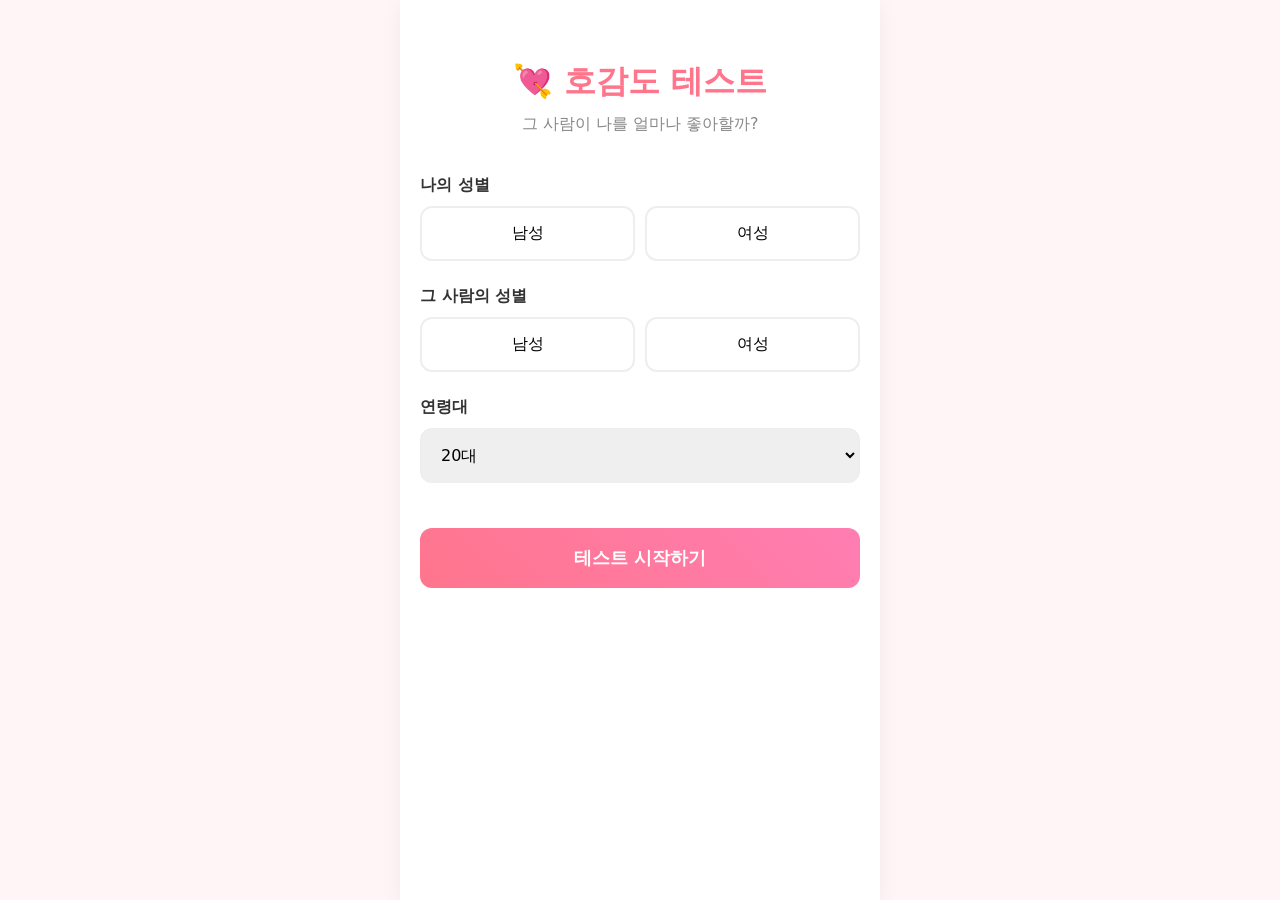
<file: index.html>
<!DOCTYPE html>
<html lang="ko">
<head>
    <meta charset="UTF-8">
    <meta name="viewport" content="width=device-width, initial-scale=1.0">
    <title>연애 호감도 테스트</title>
    <link rel="stylesheet" href="style.css">
</head>
<body>
    <div class="container">
        <!-- Landing Page -->
        <div id="landing-page" class="page active">
            <header>
                <h1>💘 호감도 테스트</h1>
                <p>그 사람이 나를 얼마나 좋아할까?</p>
            </header>
            <div class="content">
                <div class="input-group">
                    <label>나의 성별</label>
                    <div class="radio-group">
                        <button type="button" class="option-btn" data-type="myGender" data-value="male">남성</button>
                        <button type="button" class="option-btn" data-type="myGender" data-value="female">여성</button>
                    </div>
                </div>
                <div class="input-group">
                    <label>그 사람의 성별</label>
                    <div class="radio-group">
                        <button type="button" class="option-btn" data-type="targetGender" data-value="male">남성</button>
                        <button type="button" class="option-btn" data-type="targetGender" data-value="female">여성</button>
                    </div>
                </div>
                <div class="input-group">
                    <label>연령대</label>
                    <select id="age-range" class="select-box">
                        <option value="10s">10대</option>
                        <option value="20s" selected>20대</option>
                        <option value="30s">30대</option>
                        <option value="40s">40대</option>
                        <option value="50s+">50대 이상</option>
                    </select>
                </div>
                <button id="start-btn" class="main-btn">테스트 시작하기</button>
            </div>
        </div>

        <!-- Quiz Page -->
        <div id="quiz-page" class="page">
            <div class="progress-bar">
                <div id="progress" class="progress"></div>
            </div>
            <div id="quiz-container">
                <!-- Questions will be injected here -->
            </div>
            <div class="nav-btns">
                <button id="next-btn" class="main-btn" disabled>다음 (1/4)</button>
            </div>
        </div>

        <!-- Loading Page -->
        <div id="loading-page" class="page">
            <div class="ad-slot top">광고 영역 (상단)</div>
            <div class="loading-content">
                <div class="heart-loader" aria-hidden="true"><span>♥</span></div>
                <p>그 사람의 마음을 <br>분석하고 있습니다...</p>
            </div>
            <div class="ad-slot bottom">광고 영역 (하단)</div>
        </div>

        <!-- Result Page -->
        <div id="result-page" class="page">
            <div class="ad-slot top">광고 영역 (상단)</div>
            <div class="result-card">
                <div class="polaroid-frame">
                    <div id="result-scene" class="result-scene">
                        <!-- Characters and icons will be injected here -->
                    </div>
                </div>
                <div class="result-footer">
                    <h2 id="result-title">결과 타이틀</h2>
                    <div id="result-level" class="level-badge">Lv. 7</div>
                    <p id="result-desc">결과 설명이 들어가는 자리입니다.</p>
                    <div id="vibe-tip" class="vibe-tip">
                        <strong>💌 오늘의 한마디</strong>
                        <span id="vibe-tip-text">상대방도 당신을 생각하고 있을 거예요.</span>
                    </div>
                </div>
                <div class="score-box">
                    <span>호감 점수: </span>
                    <strong id="result-score">0</strong>점
                </div>
            </div>
            <div class="action-btns">
                <button id="restart-btn" class="main-btn secondary">다시 테스트하기</button>
                <button id="share-btn" class="main-btn">결과 공유하기</button>
            </div>
            <button id="go-to-start-btn" class="main-btn" style="display: none; margin-top: 10px;">나도 테스트하러 가기 💘</button>
            <div class="ad-slot bottom">광고 영역 (최하단 추가)</div>
            <div class="ad-slot bottom">광고 영역 (하단)</div>
        </div>
    </div>
    <script src="main.js"></script>
</body>
</html>
</file>
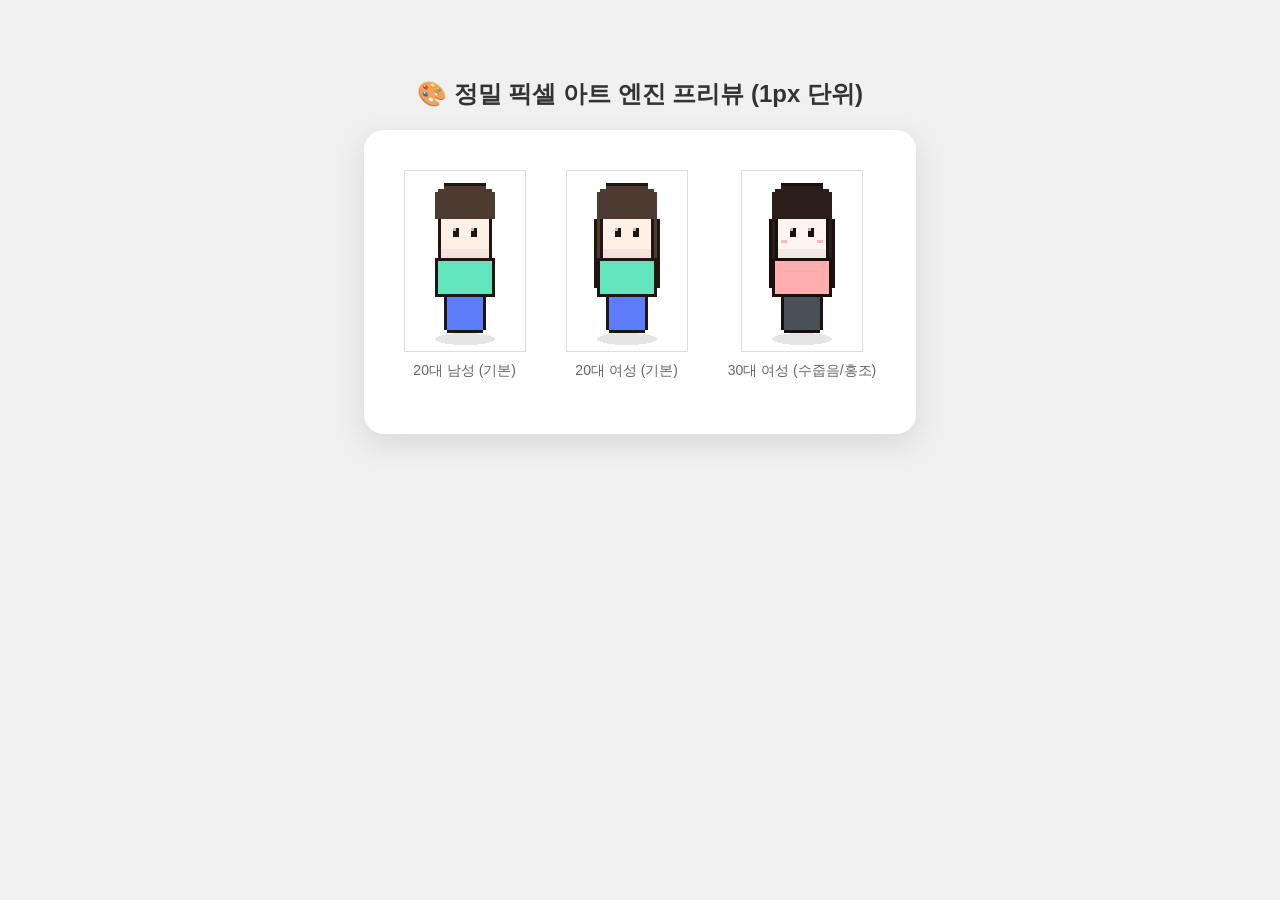
<file: preview.html>
<!DOCTYPE html>
<html lang="ko">
<head>
    <meta charset="UTF-8">
    <title>픽셀 아트 캐릭터 프리뷰</title>
    <style>
        body { background: #f0f0f0; display: flex; flex-direction: column; align-items: center; padding: 50px; font-family: sans-serif; }
        .preview-container { display: flex; gap: 40px; background: white; padding: 40px; border-radius: 20px; box-shadow: 0 10px 30px rgba(0,0,0,0.1); }
        .character-box { display: flex; flex-direction: column; align-items: center; }
        .svg-wrap { width: 120px; height: 180px; image-rendering: pixelated; border: 1px solid #ddd; }
        h2 { margin-bottom: 20px; color: #333; }
        p { margin-top: 10px; color: #666; font-size: 14px; }
    </style>
</head>
<body>
    <h2>🎨 정밀 픽셀 아트 엔진 프리뷰 (1px 단위)</h2>
    <div class="preview-container">
        <div class="character-box">
            <div class="svg-wrap" id="char-1"></div>
            <p>20대 남성 (기본)</p>
        </div>
        <div class="character-box">
            <div class="svg-wrap" id="char-2"></div>
            <p>20대 여성 (기본)</p>
        </div>
        <div class="character-box">
            <div class="svg-wrap" id="char-3"></div>
            <p>30대 여성 (수줍음/홍조)</p>
        </div>
    </div>

    <script>
        function getPalette(age, gender) {
            const palettes = {
                "20s": { hair: "#4d3a31", top: "#63e6be", bottom: "#5c7cfa", skin: "#fff0e6", outline: "#1f1512" },
                "30s": { hair: "#2b1d18", top: "#ffadad", bottom: "#495057", skin: "#fff5f0", outline: "#1a110e" }
            };
            return palettes[age];
        }

        function generateSVG(gender, age, level) {
            const colors = getPalette(age, gender);
            const outline = colors.outline;
            const hair = colors.hair;
            const skin = colors.skin;
            const top = colors.top;
            const bottom = colors.bottom;

            return `
            <svg viewBox="0 0 40 60" xmlns="http://www.w3.org/2000/svg" shape-rendering="crispEdges">
                <ellipse cx="20" cy="56" rx="10" ry="2" fill="rgba(0,0,0,0.1)"/>
                <g>
                    <!-- 머리카락 뒤쪽 -->
                    ${gender === 'female' ? `<rect x="10" y="16" width="20" height="24" fill="${hair}"/><rect x="9" y="16" width="1" height="23" fill="${outline}"/><rect x="30" y="16" width="1" height="23" fill="${outline}"/>` : ''}
                    
                    <!-- 몸체 -->
                    <rect x="14" y="40" width="12" height="14" fill="${bottom}"/>
                    <rect x="13" y="40" width="1" height="13" fill="${outline}"/><rect x="26" y="40" width="1" height="13" fill="${outline}"/><rect x="14" y="53" width="12" height="1" fill="${outline}"/>
                    
                    <rect x="11" y="28" width="18" height="14" fill="${top}"/>
                    <rect x="11" y="28" width="18" height="2" fill="white" opacity="0.15"/>
                    <rect x="10" y="29" width="1" height="13" fill="${outline}"/><rect x="29" y="29" width="1" height="13" fill="${outline}"/><rect x="11" y="41" width="18" height="1" fill="${outline}"/>

                    <!-- 얼굴 -->
                    <rect x="12" y="10" width="16" height="20" fill="${skin}"/>
                    <rect x="12" y="26" width="16" height="4" fill="black" opacity="0.05"/>
                    <rect x="11" y="12" width="1" height="18" fill="${outline}"/><rect x="28" y="12" width="1" height="18" fill="${outline}"/><rect x="12" y="29" width="16" height="1" fill="${outline}"/>

                    <!-- 눈동자 (광택 포함) -->
                    <rect x="16" y="19" width="2" height="3" fill="${outline}"/>
                    <rect x="16" y="19" width="1" height="1" fill="white" opacity="0.7"/>
                    <rect x="22" y="19" width="2" height="3" fill="${outline}"/>
                    <rect x="22" y="19" width="1" height="1" fill="white" opacity="0.7"/>

                    <!-- 머리카락 앞쪽 -->
                    <rect x="10" y="7" width="20" height="9" fill="${hair}"/>
                    <rect x="11" y="6" width="18" height="1" fill="${hair}"/><rect x="13" y="5" width="14" height="1" fill="${hair}"/>
                    <rect x="13" y="4" width="14" height="1" fill="${outline}"/>
                    <rect x="10" y="10" width="2" height="6" fill="${hair}"/>
                    <rect x="28" y="10" width="2" height="6" fill="${hair}"/>
                    
                    <!-- 홍조 -->
                    ${level >= 5 ? `<rect x="13" y="23" width="2" height="1" fill="#ffb6c1"/><rect x="25" y="23" width="2" height="1" fill="#ffb6c1"/>` : ''}
                </g>
            </svg>`;
        }

        document.getElementById('char-1').innerHTML = generateSVG('male', '20s', 0);
        document.getElementById('char-2').innerHTML = generateSVG('female', '20s', 0);
        document.getElementById('char-3').innerHTML = generateSVG('female', '30s', 5);
    </script>
</body>
</html>
</file>
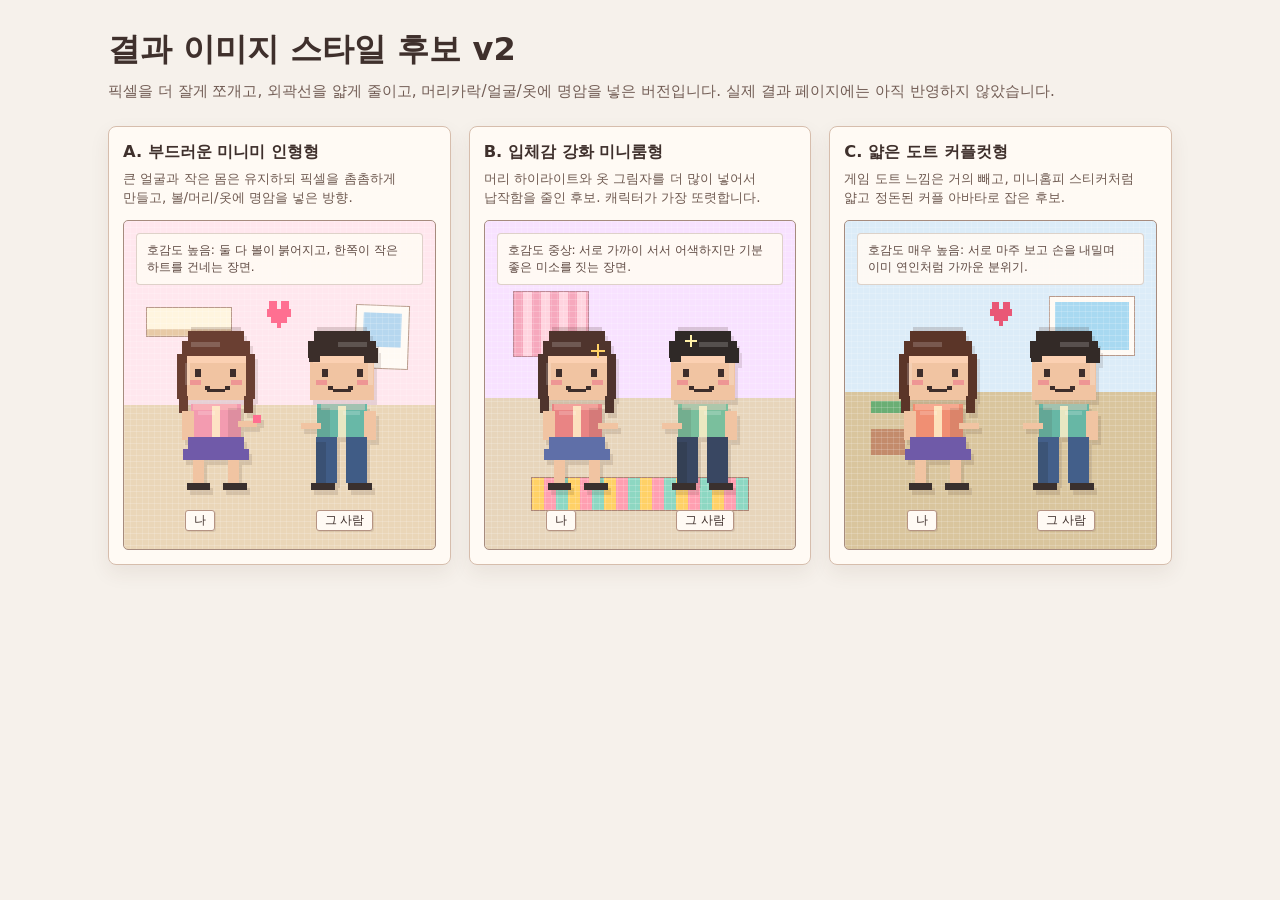
<file: previews/result-character-style-candidates-v2.html>
<!DOCTYPE html>
<html lang="ko">
<head>
    <meta charset="UTF-8">
    <meta name="viewport" content="width=device-width, initial-scale=1.0">
    <title>결과 이미지 스타일 후보 v2</title>
    <style>
        * { box-sizing: border-box; }
        body {
            margin: 0;
            background: #f6f1eb;
            color: #3f302c;
            font-family: Pretendard, -apple-system, BlinkMacSystemFont, system-ui, sans-serif;
        }
        main { width: min(1100px, 100%); margin: 0 auto; padding: 28px 18px 42px; }
        h1 { margin: 0 0 8px; font-size: clamp(1.35rem, 3vw, 2rem); letter-spacing: 0; }
        .intro { margin: 0 0 22px; color: #725d55; line-height: 1.55; font-size: .95rem; }
        .grid { display: grid; grid-template-columns: repeat(3, minmax(0, 1fr)); gap: 18px; }
        .card { background: #fffaf4; border: 1px solid #d6bdac; border-radius: 8px; padding: 14px; box-shadow: 0 8px 20px rgba(82,55,42,.08); }
        .card h2 { margin: 0 0 6px; font-size: 1.02rem; }
        .card p { margin: 0 0 12px; color: #6f5a51; font-size: .84rem; line-height: 1.45; word-break: keep-all; }
        .scene {
            position: relative;
            height: 330px;
            overflow: hidden;
            border: 1px solid #a68b7e;
            border-radius: 5px;
            background: linear-gradient(#ffe7ee 0 56%, #ead6b8 56%);
            image-rendering: pixelated;
        }
        .scene::after {
            content: '';
            position: absolute;
            inset: 0;
            pointer-events: none;
            background-image:
                linear-gradient(rgba(255,255,255,.18) 1px, transparent 1px),
                linear-gradient(90deg, rgba(255,255,255,.14) 1px, transparent 1px);
            background-size: 6px 6px;
        }
        .note {
            position: absolute;
            left: 12px;
            right: 12px;
            top: 12px;
            z-index: 4;
            background: rgba(255,250,244,.94);
            border: 1px solid rgba(137,106,91,.28);
            border-radius: 4px;
            padding: 8px 10px;
            color: #5e4942;
            font-size: .76rem;
            line-height: 1.4;
            word-break: keep-all;
        }
        .miniroom .shelf { position: absolute; left: 22px; top: 86px; width: 86px; height: 30px; border: 1px solid #b99a8b; background: #fff5df; box-shadow: inset 0 -7px #e8caa6; }
        .miniroom .photo { position: absolute; right: 26px; top: 84px; width: 54px; height: 64px; background: #fffaf4; border: 1px solid #b99a8b; transform: rotate(2deg); }
        .miniroom .photo::after { content: ''; position: absolute; left: 7px; right: 7px; top: 7px; height: 34px; background: #b6d7ef; }
        .room2 { background: linear-gradient(#f8e2ff 0 54%, #e7d5bb 54%); }
        .room2 .curtain { position: absolute; left: 28px; top: 70px; width: 76px; height: 66px; background: repeating-linear-gradient(90deg,#f6a8bd 0 9px,#ffd4df 9px 18px); border: 1px solid #bd8a97; }
        .room2 .rug { position: absolute; left: 50%; bottom: 38px; width: 218px; height: 34px; transform: translateX(-50%); background: repeating-linear-gradient(90deg,#ffd166 0 12px,#ff9fb1 12px 24px,#8dd7c2 24px 36px); border: 1px solid #ac8575; }
        .room3 { background: linear-gradient(#dcecf8 0 52%, #d9c59d 52%); }
        .room3 .window { position: absolute; right: 22px; top: 76px; width: 84px; height: 58px; background: #a8d9f1; border: 5px solid #fffaf4; box-shadow: 0 0 0 1px #b99a8b; }
        .room3 .plant { position: absolute; left: 26px; bottom: 94px; width: 34px; height: 54px; background: linear-gradient(#6bae74 0 42%, transparent 42%); border-bottom: 26px solid #c38b6b; }
        .sprite {
            position: absolute;
            bottom: 44px;
            width: 118px;
            height: 198px;
            z-index: 2;
            filter: drop-shadow(3px 5px 0 rgba(71,49,42,.13));
        }
        .sprite.left { left: calc(50% - 122px); }
        .sprite.right { right: calc(50% - 122px); }
        .sprite svg { width: 100%; height: 100%; display: block; }
        .name {
            position: absolute;
            bottom: 18px;
            z-index: 5;
            background: #fffaf4;
            border: 1px solid #b59383;
            border-radius: 3px;
            padding: 2px 8px;
            font-size: .72rem;
            box-shadow: 1px 1px 0 rgba(71,49,42,.1);
        }
        .name.left { left: calc(50% - 94px); }
        .name.right { right: calc(50% - 94px); }
        .heart {
            position: absolute;
            left: 50%; top: 72px;
            width: 36px; height: 36px;
            transform: translateX(-50%);
            z-index: 3;
        }
        .sparkle { position: absolute; z-index: 3; width: 16px; height: 16px; }
        .sparkle.one { left: 34%; top: 122px; }
        .sparkle.two { right: 31%; top: 112px; }
        @media (max-width: 900px) { .grid { grid-template-columns: 1fr; } .scene { height: 320px; } }
    </style>
</head>
<body>
<main>
    <h1>결과 이미지 스타일 후보 v2</h1>
    <p class="intro">픽셀을 더 잘게 쪼개고, 외곽선을 얇게 줄이고, 머리카락/얼굴/옷에 명암을 넣은 버전입니다. 실제 결과 페이지에는 아직 반영하지 않았습니다.</p>
    <section class="grid">
        <article class="card">
            <h2>A. 부드러운 미니미 인형형</h2>
            <p>큰 얼굴과 작은 몸은 유지하되 픽셀을 촘촘하게 만들고, 볼/머리/옷에 명암을 넣은 방향.</p>
            <div class="scene miniroom">
                <div class="shelf"></div><div class="photo"></div>
                <div class="note">호감도 높음: 둘 다 볼이 붉어지고, 한쪽이 작은 하트를 건네는 장면.</div>
                <div class="sprite left" id="a1"></div><div class="sprite right" id="a2"></div>
                <svg class="heart" viewBox="0 0 32 32" shape-rendering="crispEdges"><rect x="7" y="7" width="7" height="7" fill="#ff6f91"/><rect x="18" y="7" width="7" height="7" fill="#ff6f91"/><rect x="5" y="14" width="22" height="7" fill="#ff6f91"/><rect x="9" y="21" width="14" height="6" fill="#ff6f91"/><rect x="14" y="27" width="4" height="4" fill="#ff6f91"/></svg>
                <span class="name left">나</span><span class="name right">그 사람</span>
            </div>
        </article>
        <article class="card">
            <h2>B. 입체감 강화 미니룸형</h2>
            <p>머리 하이라이트와 옷 그림자를 더 많이 넣어서 납작함을 줄인 후보. 캐릭터가 가장 또렷합니다.</p>
            <div class="scene room2">
                <div class="curtain"></div><div class="rug"></div>
                <div class="note">호감도 중상: 서로 가까이 서서 어색하지만 기분 좋은 미소를 짓는 장면.</div>
                <div class="sprite left" id="b1"></div><div class="sprite right" id="b2"></div>
                <svg class="sparkle one" viewBox="0 0 16 16" shape-rendering="crispEdges"><rect x="7" y="1" width="2" height="14" fill="#ffd166"/><rect x="1" y="7" width="14" height="2" fill="#ffd166"/></svg>
                <svg class="sparkle two" viewBox="0 0 16 16" shape-rendering="crispEdges"><rect x="7" y="2" width="2" height="12" fill="#fff1a8"/><rect x="2" y="7" width="12" height="2" fill="#fff1a8"/></svg>
                <span class="name left">나</span><span class="name right">그 사람</span>
            </div>
        </article>
        <article class="card">
            <h2>C. 얇은 도트 커플컷형</h2>
            <p>게임 도트 느낌은 거의 빼고, 미니홈피 스티커처럼 얇고 정돈된 커플 아바타로 잡은 후보.</p>
            <div class="scene room3">
                <div class="window"></div><div class="plant"></div>
                <div class="note">호감도 매우 높음: 서로 마주 보고 손을 내밀며 이미 연인처럼 가까운 분위기.</div>
                <div class="sprite left" id="c1"></div><div class="sprite right" id="c2"></div>
                <svg class="heart" viewBox="0 0 32 32" shape-rendering="crispEdges"><rect x="8" y="8" width="6" height="6" fill="#e95776"/><rect x="18" y="8" width="6" height="6" fill="#e95776"/><rect x="6" y="14" width="20" height="6" fill="#e95776"/><rect x="10" y="20" width="12" height="5" fill="#e95776"/><rect x="14" y="25" width="4" height="4" fill="#e95776"/></svg>
                <span class="name left">나</span><span class="name right">그 사람</span>
            </div>
        </article>
    </section>
</main>
<script>
function person({gender='female', flip=false, hair='#5b3528', top='#f08f73', bottom='#6f5aa8', skin='#f1c4a2', pose='heart', detail=true}) {
    const skirt = gender === 'female';
    const flipAttr = flip ? ' transform="translate(96 0) scale(-1 1)"' : '';
    const longHair = gender === 'female';
    const armRight = pose === 'heart' ? '<rect x="66" y="84" width="15" height="5" fill="'+skin+'"/><rect x="78" y="79" width="7" height="7" fill="#ff6f91"/>' : '<rect x="65" y="86" width="16" height="5" fill="'+skin+'"/>';
    return `
    <svg viewBox="0 0 96 144" xmlns="http://www.w3.org/2000/svg" shape-rendering="crispEdges" aria-hidden="true">
        <g${flipAttr}>
            <rect x="28" y="8" width="40" height="5" fill="rgba(71,49,42,.18)"/>
            <rect x="25" y="11" width="46" height="8" fill="${hair}"/>
            <rect x="20" y="19" width="56" height="14" fill="${hair}"/>
            <rect x="22" y="31" width="52" height="36" fill="${skin}"/>
            <rect x="24" y="31" width="48" height="6" fill="#ffd4b7" opacity=".75"/>
            ${longHair ? `<rect x="16" y="30" width="8" height="36" fill="${hair}"/><rect x="72" y="30" width="8" height="36" fill="${hair}"/><rect x="18" y="64" width="7" height="14" fill="${hair}"/><rect x="71" y="64" width="7" height="14" fill="${hair}"/>` : `<rect x="19" y="25" width="11" height="12" fill="${hair}"/><rect x="66" y="25" width="9" height="11" fill="${hair}"/>`}
            <rect x="31" y="42" width="5" height="6" fill="#3e2e2b"/><rect x="59" y="42" width="5" height="6" fill="#3e2e2b"/>
            <rect x="27" y="51" width="9" height="4" fill="#ee8b91" opacity=".8"/><rect x="60" y="51" width="9" height="4" fill="#ee8b91" opacity=".8"/>
            <rect x="41" y="58" width="14" height="3" fill="#3e2e2b"/><rect x="39" y="56" width="4" height="3" fill="#3e2e2b"/><rect x="55" y="56" width="4" height="3" fill="#3e2e2b"/>
            <rect x="28" y="70" width="40" height="27" fill="${top}"/>
            <rect x="29" y="70" width="36" height="5" fill="#ffd2c1" opacity=".38"/>
            <rect x="58" y="74" width="10" height="23" fill="rgba(71,49,42,.12)"/>
            <rect x="20" y="76" width="10" height="24" fill="${skin}"/>
            ${armRight}
            <rect x="45" y="72" width="6" height="25" fill="#fff0c8" opacity=".85"/>
            ${skirt ? `<rect x="25" y="97" width="46" height="10" fill="${bottom}"/><rect x="21" y="107" width="54" height="9" fill="${bottom}"/><rect x="29" y="116" width="9" height="19" fill="${skin}"/><rect x="58" y="116" width="9" height="19" fill="${skin}"/>` : `<rect x="28" y="97" width="17" height="38" fill="${bottom}"/><rect x="52" y="97" width="17" height="38" fill="${bottom}"/><rect x="61" y="101" width="8" height="34" fill="rgba(30,25,24,.16)"/>`}
            <rect x="24" y="135" width="19" height="5" fill="#3a302e"/><rect x="54" y="135" width="19" height="5" fill="#3a302e"/>
            ${detail ? `<rect x="28" y="20" width="23" height="4" fill="rgba(255,255,255,.18)"/><rect x="23" y="37" width="4" height="18" fill="rgba(255,255,255,.18)"/><rect x="33" y="76" width="14" height="3" fill="rgba(255,255,255,.18)"/>` : ''}
        </g>
    </svg>`;
}

document.getElementById('a1').innerHTML = person({gender:'female', hair:'#6a3f32', top:'#f39bb0', bottom:'#705aa9', pose:'heart'});
document.getElementById('a2').innerHTML = person({gender:'male', flip:true, hair:'#3b2e2a', top:'#68b8a7', bottom:'#405c86', pose:'reach'});
document.getElementById('b1').innerHTML = person({gender:'female', hair:'#4f342d', top:'#e98484', bottom:'#5f6fa8', pose:'reach'});
document.getElementById('b2').innerHTML = person({gender:'male', flip:true, hair:'#2f2927', top:'#7abf9d', bottom:'#394762', pose:'reach'});
document.getElementById('c1').innerHTML = person({gender:'female', hair:'#5b3528', top:'#f08f73', bottom:'#6f5aa8', pose:'reach'});
document.getElementById('c2').innerHTML = person({gender:'male', flip:true, hair:'#332a27', top:'#67b7a5', bottom:'#435f8a', pose:'reach'});
</script>
</body>
</html>
</file>
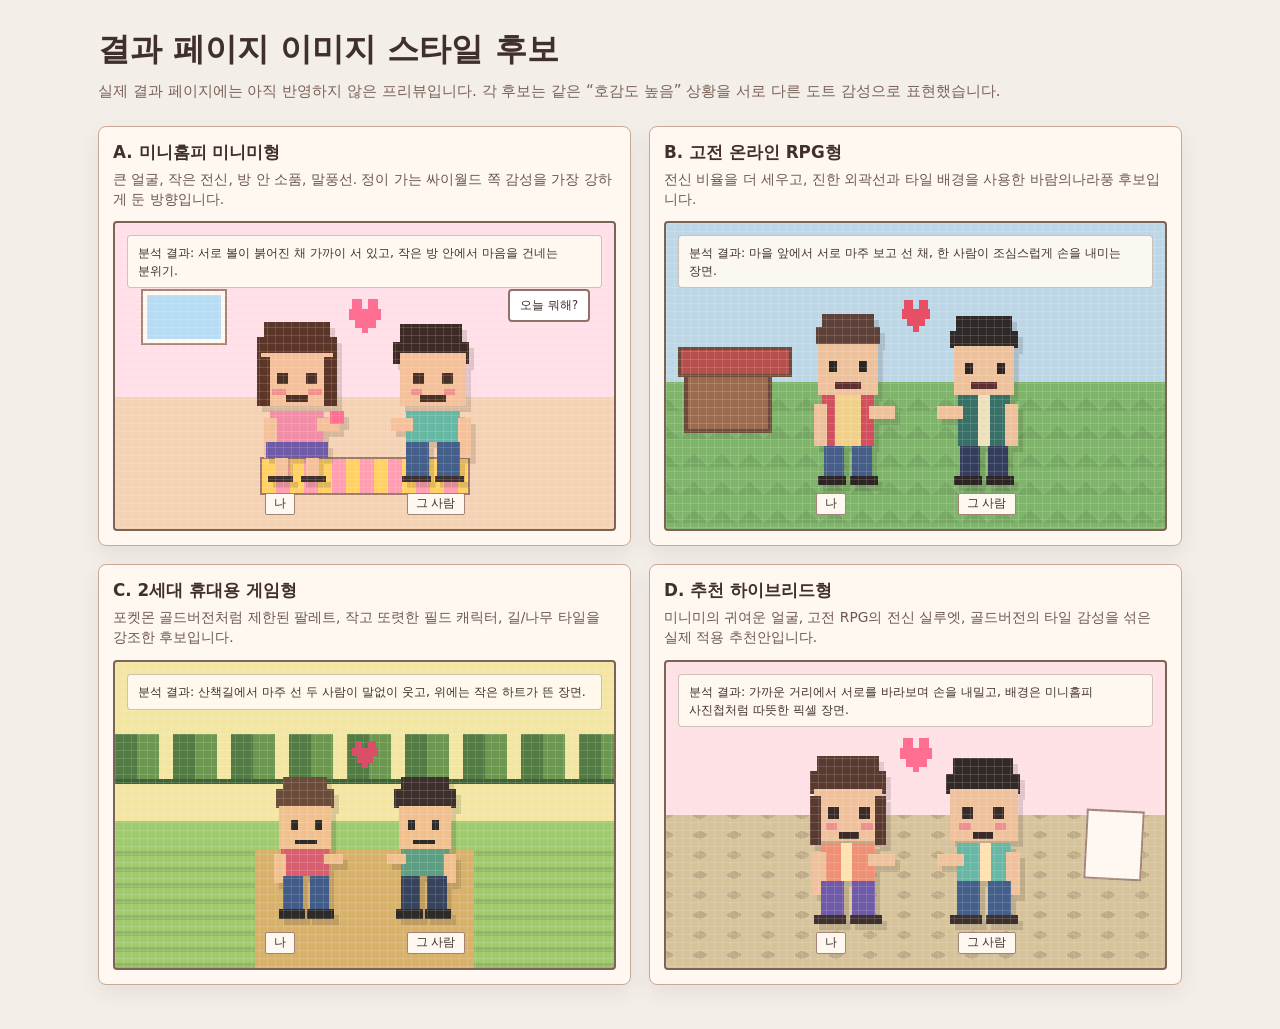
<file: previews/result-character-style-candidates.html>
<!DOCTYPE html>
<html lang="ko">
<head>
    <meta charset="UTF-8">
    <meta name="viewport" content="width=device-width, initial-scale=1.0">
    <title>결과 이미지 스타일 후보</title>
    <style>
        :root {
            --ink: #40302c;
            --paper: #fff8f1;
            --line: #c8a995;
            --pink: #ff7f9a;
            --mint: #76c7ad;
            --gold: #ffd166;
        }

        * { box-sizing: border-box; }

        body {
            margin: 0;
            background: #f3eee8;
            color: var(--ink);
            font-family: Pretendard, -apple-system, BlinkMacSystemFont, system-ui, sans-serif;
        }

        main {
            width: min(1120px, 100%);
            margin: 0 auto;
            padding: 28px 18px 44px;
        }

        header {
            margin-bottom: 22px;
        }

        h1 {
            margin: 0 0 8px;
            font-size: clamp(1.35rem, 3vw, 2rem);
            letter-spacing: 0;
        }

        header p {
            margin: 0;
            color: #7b6259;
            line-height: 1.55;
            font-size: .95rem;
        }

        .board {
            display: grid;
            grid-template-columns: repeat(2, minmax(0, 1fr));
            gap: 18px;
        }

        .candidate {
            background: var(--paper);
            border: 1px solid var(--line);
            border-radius: 8px;
            padding: 14px;
            box-shadow: 0 8px 20px rgba(80, 54, 42, .08);
        }

        .candidate h2 {
            margin: 0 0 6px;
            font-size: 1.05rem;
            letter-spacing: 0;
        }

        .candidate p {
            margin: 0 0 12px;
            color: #6d5850;
            line-height: 1.45;
            font-size: .86rem;
        }

        .scene {
            position: relative;
            height: 310px;
            overflow: hidden;
            border: 2px solid #7d6256;
            border-radius: 4px;
            image-rendering: pixelated;
        }

        .scene::after {
            content: '';
            position: absolute;
            inset: 0;
            background-image:
                linear-gradient(rgba(255,255,255,.14) 1px, transparent 1px),
                linear-gradient(90deg, rgba(255,255,255,.12) 1px, transparent 1px);
            background-size: 8px 8px;
            pointer-events: none;
        }

        .sprite {
            position: absolute;
            bottom: 44px;
            width: 116px;
            height: 184px;
            display: grid;
            place-items: end center;
            image-rendering: pixelated;
            filter: drop-shadow(5px 6px 0 rgba(64,48,44,.16));
        }

        .sprite.left { left: calc(50% - 126px); }
        .sprite.right { right: calc(50% - 126px); }
        .sprite svg { width: 100%; height: 100%; display: block; }

        .note {
            position: absolute;
            left: 12px;
            right: 12px;
            top: 12px;
            z-index: 2;
            background: rgba(255,250,241,.93);
            border: 1px solid rgba(106,78,66,.32);
            border-radius: 4px;
            padding: 8px 10px;
            font-size: .78rem;
            line-height: 1.4;
            word-break: keep-all;
        }

        .label {
            position: absolute;
            bottom: 14px;
            background: #fff8f1;
            border: 1px solid #a58475;
            border-radius: 2px;
            padding: 2px 8px;
            font-size: .74rem;
            z-index: 2;
        }

        .label.left { left: calc(50% - 100px); }
        .label.right { right: calc(50% - 100px); }

        .heart {
            position: absolute;
            left: 50%;
            top: 68px;
            width: 42px;
            height: 42px;
            transform: translateX(-50%);
            z-index: 1;
        }

        .miniroom { background: linear-gradient(#ffdfe8 0 57%, #f3d2b6 57%); }
        .miniroom .window {
            position: absolute;
            left: 28px;
            top: 68px;
            width: 82px;
            height: 52px;
            background: #b8dcf3;
            border: 4px solid #fff8f1;
            box-shadow: 0 0 0 2px #a58475;
        }
        .miniroom .rug {
            position: absolute;
            left: 50%;
            bottom: 34px;
            width: 210px;
            height: 38px;
            transform: translateX(-50%);
            background: repeating-linear-gradient(90deg, #ffd166 0 14px, #ff9fb1 14px 28px);
            border: 2px solid #9d7a6d;
        }
        .miniroom .bubble {
            position: absolute;
            right: 24px;
            top: 66px;
            padding: 7px 10px;
            background: #fff;
            border: 2px solid #8e7267;
            border-radius: 4px;
            font-size: .72rem;
            z-index: 2;
        }

        .kingdom { background: linear-gradient(#bdd7e7 0 52%, #7fb56b 52%); }
        .kingdom .tile {
            position: absolute;
            inset: 52% 0 0;
            background-image:
                linear-gradient(45deg, rgba(82,118,66,.22) 25%, transparent 25%),
                linear-gradient(-45deg, rgba(82,118,66,.2) 25%, transparent 25%);
            background-size: 28px 28px;
        }
        .kingdom .gate {
            position: absolute;
            left: 18px;
            bottom: 96px;
            width: 88px;
            height: 64px;
            background: #9c6b4d;
            border: 4px solid #6d4a39;
        }
        .kingdom .gate::before {
            content: '';
            position: absolute;
            left: -10px;
            top: -26px;
            width: 108px;
            height: 24px;
            background: #b64f4b;
            border: 3px solid #6d4a39;
        }

        .gold { background: linear-gradient(#f3e5a2 0 52%, #9fca6e 52%); }
        .gold .path {
            position: absolute;
            left: 0;
            right: 0;
            bottom: 0;
            height: 118px;
            background:
                linear-gradient(90deg, transparent 0 28%, #d8b16b 28% 72%, transparent 72%),
                repeating-linear-gradient(0deg, rgba(83,94,55,.18) 0 5px, transparent 5px 16px);
        }
        .gold .trees {
            position: absolute;
            inset: 72px 0 auto 0;
            height: 50px;
            background: repeating-linear-gradient(90deg, #527a43 0 22px, #6b974e 22px 44px, transparent 44px 58px);
            border-bottom: 5px solid #3e6237;
        }

        .hybrid { background: linear-gradient(#ffe0e5 0 50%, #d7c39a 50%); }
        .hybrid .floor {
            position: absolute;
            inset: 50% 0 0;
            background-image:
                linear-gradient(30deg, rgba(99,74,62,.22) 12%, transparent 12% 88%, rgba(99,74,62,.22) 88%),
                linear-gradient(150deg, rgba(99,74,62,.18) 12%, transparent 12% 88%, rgba(99,74,62,.18) 88%);
            background-size: 34px 20px;
        }
        .hybrid .polaroid {
            position: absolute;
            right: 22px;
            bottom: 88px;
            width: 58px;
            height: 70px;
            background: #fff8f1;
            border: 2px solid #a58475;
            transform: rotate(3deg);
        }

        @media (max-width: 760px) {
            .board { grid-template-columns: 1fr; }
            .scene { height: 290px; }
            .sprite { width: 104px; height: 168px; }
            .sprite.left { left: calc(50% - 112px); }
            .sprite.right { right: calc(50% - 112px); }
        }
    </style>
</head>
<body>
<main>
    <header>
        <h1>결과 페이지 이미지 스타일 후보</h1>
        <p>실제 결과 페이지에는 아직 반영하지 않은 프리뷰입니다. 각 후보는 같은 “호감도 높음” 상황을 서로 다른 도트 감성으로 표현했습니다.</p>
    </header>

    <section class="board">
        <article class="candidate">
            <h2>A. 미니홈피 미니미형</h2>
            <p>큰 얼굴, 작은 전신, 방 안 소품, 말풍선. 정이 가는 싸이월드 쪽 감성을 가장 강하게 둔 방향입니다.</p>
            <div class="scene miniroom">
                <div class="window"></div><div class="rug"></div><div class="bubble">오늘 뭐해?</div>
                <div class="note">분석 결과: 서로 볼이 붉어진 채 가까이 서 있고, 작은 방 안에서 마음을 건네는 분위기.</div>
                <svg class="heart" viewBox="0 0 32 32" shape-rendering="crispEdges"><rect x="6" y="6" width="8" height="8" fill="#ff6f91"/><rect x="18" y="6" width="8" height="8" fill="#ff6f91"/><rect x="4" y="14" width="24" height="8" fill="#ff6f91"/><rect x="8" y="22" width="16" height="6" fill="#ff6f91"/><rect x="14" y="28" width="4" height="4" fill="#ff6f91"/></svg>
                <div class="sprite left">
                    <svg viewBox="0 0 52 80" shape-rendering="crispEdges">
                        <rect x="11" y="8" width="30" height="7" fill="#5b3528"/><rect x="8" y="15" width="36" height="12" fill="#5b3528"/><rect x="10" y="22" width="32" height="24" fill="#f3c19c"/>
                        <rect x="8" y="24" width="6" height="22" fill="#5b3528"/><rect x="38" y="24" width="6" height="22" fill="#5b3528"/>
                        <rect x="17" y="31" width="5" height="5" fill="#4a3027"/><rect x="30" y="31" width="5" height="5" fill="#4a3027"/><rect x="15" y="38" width="6" height="3" fill="#ef8f8f"/><rect x="31" y="38" width="6" height="3" fill="#ef8f8f"/><rect x="21" y="41" width="10" height="3" fill="#4a3027"/>
                        <rect x="14" y="48" width="24" height="14" fill="#f28da8"/><rect x="11" y="51" width="6" height="18" fill="#f3c19c"/><rect x="35" y="51" width="10" height="6" fill="#f3c19c"/><rect x="41" y="48" width="6" height="6" fill="#ff6f91"/>
                        <rect x="12" y="62" width="28" height="7" fill="#6f5aa8"/><rect x="16" y="69" width="6" height="8" fill="#f3c19c"/><rect x="30" y="69" width="6" height="8" fill="#f3c19c"/><rect x="13" y="77" width="11" height="3" fill="#3d302f"/><rect x="28" y="77" width="11" height="3" fill="#3d302f"/>
                    </svg>
                </div>
                <div class="sprite right">
                    <svg viewBox="0 0 52 80" shape-rendering="crispEdges">
                        <g transform="translate(52 0) scale(-1 1)">
                        <rect x="13" y="9" width="28" height="8" fill="#3d2a24"/><rect x="10" y="17" width="34" height="10" fill="#3d2a24"/><rect x="11" y="22" width="30" height="24" fill="#f3c19c"/>
                        <rect x="17" y="31" width="5" height="5" fill="#4a3027"/><rect x="30" y="31" width="5" height="5" fill="#4a3027"/><rect x="16" y="38" width="5" height="3" fill="#ef8f8f"/><rect x="31" y="38" width="5" height="3" fill="#ef8f8f"/><rect x="20" y="41" width="12" height="3" fill="#4a3027"/>
                        <rect x="14" y="48" width="24" height="14" fill="#67b7a5"/><rect x="9" y="51" width="6" height="18" fill="#f3c19c"/><rect x="35" y="51" width="10" height="6" fill="#f3c19c"/>
                        <rect x="14" y="62" width="10" height="15" fill="#435f8a"/><rect x="28" y="62" width="10" height="15" fill="#435f8a"/><rect x="12" y="77" width="13" height="3" fill="#3d302f"/><rect x="27" y="77" width="13" height="3" fill="#3d302f"/>
                        </g>
                    </svg>
                </div>
                <span class="label left">나</span><span class="label right">그 사람</span>
            </div>
        </article>

        <article class="candidate">
            <h2>B. 고전 온라인 RPG형</h2>
            <p>전신 비율을 더 세우고, 진한 외곽선과 타일 배경을 사용한 바람의나라풍 후보입니다.</p>
            <div class="scene kingdom"><div class="tile"></div><div class="gate"></div>
                <div class="note">분석 결과: 마을 앞에서 서로 마주 보고 선 채, 한 사람이 조심스럽게 손을 내미는 장면.</div>
                <svg class="heart" viewBox="0 0 32 32" shape-rendering="crispEdges"><rect x="7" y="7" width="7" height="7" fill="#e94f64"/><rect x="18" y="7" width="7" height="7" fill="#e94f64"/><rect x="5" y="14" width="22" height="7" fill="#e94f64"/><rect x="9" y="21" width="14" height="6" fill="#e94f64"/><rect x="14" y="27" width="4" height="4" fill="#e94f64"/></svg>
                <div class="sprite left">
                    <svg viewBox="0 0 48 86" shape-rendering="crispEdges">
                        <rect x="12" y="6" width="24" height="6" fill="#5d4037"/><rect x="9" y="12" width="30" height="8" fill="#5d4037"/><rect x="10" y="20" width="28" height="24" fill="#eec19d"/>
                        <rect x="15" y="28" width="4" height="5" fill="#2b2523"/><rect x="29" y="28" width="4" height="5" fill="#2b2523"/><rect x="18" y="38" width="12" height="3" fill="#5d302f"/>
                        <rect x="12" y="44" width="24" height="24" fill="#d34f5d"/><rect x="8" y="48" width="6" height="20" fill="#eec19d"/><rect x="34" y="49" width="12" height="6" fill="#eec19d"/><rect x="18" y="44" width="12" height="24" fill="#f1d18a"/>
                        <rect x="13" y="68" width="9" height="14" fill="#465d87"/><rect x="26" y="68" width="9" height="14" fill="#465d87"/><rect x="10" y="82" width="13" height="4" fill="#2d2523"/><rect x="25" y="82" width="13" height="4" fill="#2d2523"/>
                    </svg>
                </div>
                <div class="sprite right">
                    <svg viewBox="0 0 48 86" shape-rendering="crispEdges"><g transform="translate(48 0) scale(-1 1)">
                        <rect x="11" y="7" width="26" height="7" fill="#2f2928"/><rect x="8" y="14" width="32" height="8" fill="#2f2928"/><rect x="10" y="21" width="28" height="23" fill="#eec19d"/>
                        <rect x="14" y="29" width="4" height="5" fill="#2b2523"/><rect x="29" y="29" width="4" height="5" fill="#2b2523"/><rect x="18" y="38" width="12" height="3" fill="#5d302f"/>
                        <rect x="12" y="44" width="24" height="24" fill="#386f66"/><rect x="8" y="48" width="6" height="20" fill="#eec19d"/><rect x="34" y="49" width="12" height="6" fill="#eec19d"/><rect x="21" y="44" width="6" height="24" fill="#efe0bc"/>
                        <rect x="13" y="68" width="9" height="14" fill="#343d5b"/><rect x="26" y="68" width="9" height="14" fill="#343d5b"/><rect x="10" y="82" width="13" height="4" fill="#2d2523"/><rect x="25" y="82" width="13" height="4" fill="#2d2523"/>
                    </g></svg>
                </div>
                <span class="label left">나</span><span class="label right">그 사람</span>
            </div>
        </article>

        <article class="candidate">
            <h2>C. 2세대 휴대용 게임형</h2>
            <p>포켓몬 골드버전처럼 제한된 팔레트, 작고 또렷한 필드 캐릭터, 길/나무 타일을 강조한 후보입니다.</p>
            <div class="scene gold"><div class="trees"></div><div class="path"></div>
                <div class="note">분석 결과: 산책길에서 마주 선 두 사람이 말없이 웃고, 위에는 작은 하트가 뜬 장면.</div>
                <svg class="heart" viewBox="0 0 32 32" shape-rendering="crispEdges"><rect x="8" y="8" width="6" height="6" fill="#d94f68"/><rect x="18" y="8" width="6" height="6" fill="#d94f68"/><rect x="6" y="14" width="20" height="6" fill="#d94f68"/><rect x="10" y="20" width="12" height="5" fill="#d94f68"/><rect x="14" y="25" width="4" height="4" fill="#d94f68"/></svg>
                <div class="sprite left" style="width:96px;height:156px;bottom:48px;left:calc(50% - 108px)">
                    <svg viewBox="0 0 40 64" shape-rendering="crispEdges">
                        <rect x="11" y="5" width="18" height="5" fill="#6b4c3b"/><rect x="8" y="10" width="24" height="8" fill="#6b4c3b"/><rect x="9" y="17" width="22" height="18" fill="#f0c18e"/>
                        <rect x="14" y="23" width="3" height="4" fill="#2e2a28"/><rect x="24" y="23" width="3" height="4" fill="#2e2a28"/><rect x="16" y="31" width="9" height="2" fill="#2e2a28"/>
                        <rect x="10" y="35" width="20" height="11" fill="#d95e6f"/><rect x="7" y="37" width="5" height="12" fill="#f0c18e"/><rect x="28" y="37" width="8" height="4" fill="#f0c18e"/>
                        <rect x="11" y="46" width="8" height="14" fill="#415c88"/><rect x="22" y="46" width="8" height="14" fill="#415c88"/><rect x="9" y="60" width="11" height="4" fill="#2e2a28"/><rect x="21" y="60" width="11" height="4" fill="#2e2a28"/>
                    </svg>
                </div>
                <div class="sprite right" style="width:96px;height:156px;bottom:48px;right:calc(50% - 108px)">
                    <svg viewBox="0 0 40 64" shape-rendering="crispEdges"><g transform="translate(40 0) scale(-1 1)">
                        <rect x="10" y="5" width="20" height="5" fill="#3d302c"/><rect x="7" y="10" width="26" height="8" fill="#3d302c"/><rect x="9" y="17" width="22" height="18" fill="#f0c18e"/>
                        <rect x="14" y="23" width="3" height="4" fill="#2e2a28"/><rect x="24" y="23" width="3" height="4" fill="#2e2a28"/><rect x="16" y="31" width="9" height="2" fill="#2e2a28"/>
                        <rect x="10" y="35" width="20" height="11" fill="#5e9e82"/><rect x="7" y="37" width="5" height="12" fill="#f0c18e"/><rect x="28" y="37" width="8" height="4" fill="#f0c18e"/>
                        <rect x="11" y="46" width="8" height="14" fill="#36435d"/><rect x="22" y="46" width="8" height="14" fill="#36435d"/><rect x="9" y="60" width="11" height="4" fill="#2e2a28"/><rect x="21" y="60" width="11" height="4" fill="#2e2a28"/>
                    </g></svg>
                </div>
                <span class="label left">나</span><span class="label right">그 사람</span>
            </div>
        </article>

        <article class="candidate">
            <h2>D. 추천 하이브리드형</h2>
            <p>미니미의 귀여운 얼굴, 고전 RPG의 전신 실루엣, 골드버전의 타일 감성을 섞은 실제 적용 추천안입니다.</p>
            <div class="scene hybrid"><div class="floor"></div><div class="polaroid"></div>
                <div class="note">분석 결과: 가까운 거리에서 서로를 바라보며 손을 내밀고, 배경은 미니홈피 사진첩처럼 따뜻한 픽셀 장면.</div>
                <svg class="heart" viewBox="0 0 32 32" shape-rendering="crispEdges"><rect x="6" y="6" width="8" height="8" fill="#ff6f91"/><rect x="18" y="6" width="8" height="8" fill="#ff6f91"/><rect x="4" y="14" width="24" height="8" fill="#ff6f91"/><rect x="8" y="22" width="16" height="6" fill="#ff6f91"/><rect x="14" y="28" width="4" height="4" fill="#ff6f91"/></svg>
                <div class="sprite left">
                    <svg viewBox="0 0 50 82" shape-rendering="crispEdges">
                        <rect x="11" y="7" width="28" height="7" fill="#5a3a30"/><rect x="8" y="14" width="34" height="10" fill="#5a3a30"/><rect x="10" y="22" width="30" height="23" fill="#f0c19b"/><rect x="8" y="25" width="5" height="22" fill="#5a3a30"/><rect x="37" y="25" width="5" height="22" fill="#5a3a30"/>
                        <rect x="16" y="30" width="5" height="5" fill="#3b2b28"/><rect x="30" y="30" width="5" height="5" fill="#3b2b28"/><rect x="15" y="37" width="5" height="3" fill="#ef8f8f"/><rect x="31" y="37" width="5" height="3" fill="#ef8f8f"/><rect x="21" y="41" width="9" height="3" fill="#3b2b28"/>
                        <rect x="13" y="46" width="24" height="17" fill="#f08f73"/><rect x="9" y="50" width="6" height="19" fill="#f0c19b"/><rect x="34" y="51" width="12" height="5" fill="#f0c19b"/><rect x="22" y="46" width="5" height="17" fill="#ffe1ad"/>
                        <rect x="13" y="63" width="10" height="15" fill="#6f5aa8"/><rect x="27" y="63" width="10" height="15" fill="#6f5aa8"/><rect x="10" y="78" width="14" height="4" fill="#3d302f"/><rect x="26" y="78" width="14" height="4" fill="#3d302f"/>
                    </svg>
                </div>
                <div class="sprite right">
                    <svg viewBox="0 0 50 82" shape-rendering="crispEdges"><g transform="translate(50 0) scale(-1 1)">
                        <rect x="12" y="8" width="27" height="7" fill="#332a27"/><rect x="9" y="15" width="33" height="9" fill="#332a27"/><rect x="10" y="22" width="30" height="23" fill="#f0c19b"/>
                        <rect x="16" y="30" width="5" height="5" fill="#3b2b28"/><rect x="30" y="30" width="5" height="5" fill="#3b2b28"/><rect x="15" y="37" width="5" height="3" fill="#ef8f8f"/><rect x="31" y="37" width="5" height="3" fill="#ef8f8f"/><rect x="21" y="41" width="9" height="3" fill="#3b2b28"/>
                        <rect x="13" y="46" width="24" height="17" fill="#67b7a5"/><rect x="9" y="50" width="6" height="19" fill="#f0c19b"/><rect x="34" y="51" width="12" height="5" fill="#f0c19b"/><rect x="22" y="46" width="5" height="17" fill="#ffe1ad"/>
                        <rect x="13" y="63" width="10" height="15" fill="#435f8a"/><rect x="27" y="63" width="10" height="15" fill="#435f8a"/><rect x="10" y="78" width="14" height="4" fill="#3d302f"/><rect x="26" y="78" width="14" height="4" fill="#3d302f"/>
                    </g></svg>
                </div>
                <span class="label left">나</span><span class="label right">그 사람</span>
            </div>
        </article>
    </section>
</main>
</body>
</html>
</file>
<file: style.css>
:root {
    --primary-color: #ff758c;
    --secondary-color: #ff7eb3;
    --bg-color: #fff5f7;
    --text-color: #333;
    --gray-color: #888;
    --border-radius: 12px;
}

* {
    box-sizing: border-box;
    margin: 0;
    padding: 0;
    font-family: 'Pretendard', -apple-system, BlinkMacSystemFont, system-ui, Roboto, sans-serif;
}

body {
    background-color: var(--bg-color);
    display: flex;
    justify-content: center;
    align-items: flex-start;
    min-height: 100vh;
    color: var(--text-color);
}

.container {
    width: 100%;
    max-width: 480px;
    background: white;
    min-height: 100vh;
    box-shadow: 0 4px 20px rgba(0,0,0,0.05);
    position: relative;
    padding: 20px;
}

.page {
    display: none;
    flex-direction: column;
    animation: fadeIn 0.5s ease;
}

.page.active {
    display: flex;
}

@keyframes fadeIn {
    from { opacity: 0; transform: translateY(10px); }
    to { opacity: 1; transform: translateY(0); }
}

header {
    text-align: center;
    margin: 40px 0;
}

header h1 {
    color: var(--primary-color);
    font-size: 2rem;
    margin-bottom: 10px;
}

header p {
    color: var(--gray-color);
    font-size: 1rem;
}

.input-group {
    margin-bottom: 25px;
}

.input-group label {
    display: block;
    font-weight: bold;
    margin-bottom: 10px;
}

.radio-group {
    display: grid;
    grid-template-columns: 1fr 1fr;
    gap: 10px;
}

.option-btn {
    padding: 15px;
    border: 2px solid #eee;
    background: white;
    border-radius: var(--border-radius);
    cursor: pointer;
    font-size: 1rem;
    transition: all 0.2s;
}

.option-btn.selected {
    border-color: var(--primary-color);
    background-color: #fff0f3;
    color: var(--primary-color);
    font-weight: bold;
}

.select-box {
    width: 100%;
    padding: 15px;
    border: 2px solid #eee;
    border-radius: var(--border-radius);
    font-size: 1rem;
    outline: none;
}

.main-btn {
    width: 100%;
    padding: 18px;
    background: linear-gradient(45deg, var(--primary-color), var(--secondary-color));
    color: white;
    border: none;
    border-radius: var(--border-radius);
    font-size: 1.1rem;
    font-weight: bold;
    cursor: pointer;
    margin-top: 20px;
    transition: opacity 0.2s;
}

.main-btn:disabled {
    background: #ccc;
    cursor: not-allowed;
}

/* Quiz Styles */
.progress-bar {
    width: 100%;
    height: 8px;
    background: #eee;
    border-radius: 4px;
    margin-bottom: 30px;
    overflow: hidden;
}

.progress {
    width: 0%;
    height: 100%;
    background: var(--primary-color);
    transition: width 0.3s;
}

.question-item {
    margin-bottom: 30px;
    padding-bottom: 20px;
    border-bottom: 1px solid #f0f0f0;
}

.question-item p {
    font-weight: bold;
    margin-bottom: 15px;
    font-size: 1.05rem;
}

.answer-options {
    display: flex;
    justify-content: space-between;
    gap: 5px;
}

.answer-btn {
    flex: 1;
    padding: 10px 5px;
    font-size: 0.8rem;
    border: 1px solid #eee;
    background: white;
    border-radius: 8px;
    cursor: pointer;
    transition: all 0.2s;
}

.answer-btn.selected {
    background: var(--primary-color);
    color: white;
    border-color: var(--primary-color);
}

/* Loading Styles */
.loading-content {
    flex: 1;
    display: flex;
    flex-direction: column;
    justify-content: center;
    align-items: center;
    text-align: center;
}

.heart-loader {
    width: 72px;
    height: 72px;
    position: relative;
    display: grid;
    place-items: center;
    margin-bottom: 30px;
    color: var(--primary-color);
    animation: heartBeat 1.2s infinite;
}

.heart-loader::before {
    content: '';
    position: absolute;
    inset: 7px;
    border: 3px solid #ffd6df;
    border-radius: 50%;
    box-shadow: 0 0 0 6px #fff5f7;
}

.heart-loader::after {
    content: '';
    position: absolute;
    width: 7px;
    height: 7px;
    right: 8px;
    top: 12px;
    background: #ffd166;
    box-shadow:
        -48px 9px 0 #ff9fb1,
        -10px 44px 0 #ff9fb1,
        -38px 47px 0 #ffd166;
}

.heart-loader span {
    position: relative;
    z-index: 1;
    display: block;
    font-family: Georgia, 'Times New Roman', serif;
    font-size: 4.2rem;
    line-height: 1;
    color: var(--primary-color);
    text-shadow: 0 4px 0 rgba(255, 117, 140, .16);
    transform: translateY(-2px);
}

@keyframes heartBeat {
    0%, 45%, 100% { transform: scale(0.92); }
    8% { transform: scale(1.04); }
    16% { transform: scale(0.96); }
    24% { transform: scale(1.1); }
}

/* Ad Slot */
.ad-slot {
    width: 100%;
    height: 100px;
    background: #f9f9f9;
    border: 1px dashed #ddd;
    display: flex;
    justify-content: center;
    align-items: center;
    color: #999;
    font-size: 0.9rem;
    margin: 20px 0;
}

/* Result Styles */
.result-card {
    text-align: center;
    padding: 20px;
}

.level-badge {
    display: inline-block;
    padding: 5px 15px;
    background: var(--primary-color);
    color: white;
    border-radius: 20px;
    font-weight: bold;
    margin: 10px 0;
}

/* Result Styles - Cyworld Minimi Aesthetic */
.result-card {
    text-align: center;
    padding: 10px;
}

.polaroid-frame {
    background: white;
    padding: 15px 15px 40px 15px;
    box-shadow: 0 10px 30px rgba(0,0,0,0.1);
    border-radius: 4px;
    margin: 20px 0;
    transform: rotate(-1deg);
    transition: transform 0.3s;
}

.result-scene {
    width: 100%;
    aspect-ratio: 1.18 / 1;
    background: linear-gradient(#ffe6ed 0 56%, #ead6b8 56% 100%);
    border: 1px solid #b99a8b;
    border-radius: 4px;
    position: relative;
    overflow: hidden;
    display: flex;
    justify-content: center;
    align-items: flex-end;
    image-rendering: pixelated;
    box-shadow: inset 0 0 0 4px rgba(255,250,242,.58);
}

.result-scene::before {
    content: '';
    position: absolute;
    inset: 0;
    background-image:
        linear-gradient(rgba(255,255,255,.16) 1px, transparent 1px),
        linear-gradient(90deg, rgba(255,255,255,.13) 1px, transparent 1px);
    background-size: 6px 6px;
    pointer-events: none;
    z-index: 1;
}

.result-scene-level-0,
.result-scene-level-1,
.result-scene-level-2 {
    background: linear-gradient(#e6edf3 0 56%, #d4c9b2 56% 100%);
}

.result-scene-level-3,
.result-scene-level-4 {
    background: linear-gradient(#f9e1ec 0 56%, #e4d0b5 56% 100%);
}

.result-scene-level-5,
.result-scene-level-6,
.result-scene-level-7 {
    background: linear-gradient(#ffe1e8 0 56%, #ead0aa 56% 100%);
}

.room-shelf {
    position: absolute;
    left: 22px;
    top: 74px;
    width: 86px;
    height: 30px;
    z-index: 0;
    background: #fff5df;
    border: 1px solid #b99a8b;
    box-shadow: inset 0 -7px #e8caa6;
}

.room-photo {
    position: absolute;
    right: 26px;
    top: 74px;
    width: 54px;
    height: 64px;
    z-index: 0;
    background: #fffaf4;
    border: 1px solid #b99a8b;
    transform: rotate(2deg);
}

.room-photo::after {
    content: '';
    position: absolute;
    left: 7px;
    right: 7px;
    top: 7px;
    height: 34px;
    background: #b6d7ef;
}

.room-rug {
    position: absolute;
    left: 50%;
    bottom: 32px;
    width: min(220px, 72%);
    height: 36px;
    z-index: 0;
    transform: translateX(-50%);
    background: repeating-linear-gradient(90deg, #ffd166 0 12px, #ff9fb1 12px 24px, #8dd7c2 24px 36px);
    border: 1px solid #ac8575;
}

.pixel-heart {
    position: absolute;
    left: 50%;
    top: 70px;
    width: 36px;
    height: 36px;
    z-index: 2;
    transform: translateX(-50%);
    background:
        linear-gradient(#ff6f91 0 0) 7px 7px / 7px 7px no-repeat,
        linear-gradient(#ff6f91 0 0) 18px 7px / 7px 7px no-repeat,
        linear-gradient(#ff6f91 0 0) 5px 14px / 22px 7px no-repeat,
        linear-gradient(#ff6f91 0 0) 9px 21px / 14px 6px no-repeat,
        linear-gradient(#ff6f91 0 0) 14px 27px / 4px 4px no-repeat;
}

.minimi-stage {
    position: relative;
    z-index: 2;
    width: 100%;
    height: 100%;
    display: flex;
    justify-content: center;
    align-items: flex-end;
    padding-bottom: 28px;
}

.minimi-wrap {
    position: absolute;
    bottom: 18px;
    width: clamp(96px, 25vw, 118px);
    height: 176px;
    display: flex;
    flex-direction: column;
    align-items: center;
    transition: transform 0.5s ease-in-out;
}

.minimi-me {
    z-index: 2;
}

.minimi-target {
    z-index: 3;
}

.minimi-svg {
    width: 100%;
    height: 156px;
    display: flex;
    align-items: flex-end;
    image-rendering: pixelated;
    filter: drop-shadow(3px 5px 0 rgba(71,49,42,.13));
}

.minimi-svg svg {
    width: 100%;
    height: 100%;
    display: block;
}

.minimi-name {
    margin-top: 4px;
    background: #fffaf2;
    padding: 2px 7px;
    border: 1px solid #b59383;
    font-size: 0.68rem;
    color: #6b564f;
    border-radius: 3px;
    box-shadow: 1px 1px 0 rgba(74,48,39,.12);
    white-space: nowrap;
}

.scene-note {
    position: absolute;
    left: 12px;
    right: 12px;
    top: 10px;
    z-index: 4;
    background: rgba(255,250,242,.94);
    border: 1px solid rgba(137,106,91,.28);
    border-radius: 4px;
    padding: 7px 9px;
    color: #5f4740;
    font-size: 0.76rem;
    line-height: 1.35;
    word-break: keep-all;
    box-shadow: 2px 2px 0 rgba(74,48,39,.08);
}

.result-footer {
    margin-top: 15px;
}

.result-footer h2 {
    font-size: 1.4rem;
    color: var(--primary-color);
    margin-bottom: 5px;
}

.level-badge {
    display: inline-block;
    padding: 4px 12px;
    background: var(--primary-color);
    color: white;
    border-radius: 20px;
    font-size: 0.85rem;
    font-weight: bold;
}

#result-desc {
    margin: 12px 0;
    line-height: 1.5;
    color: #444;
    font-size: 0.9rem;
}

.vibe-tip {
    background: #fff8f9;
    padding: 12px;
    border-radius: 8px;
    margin: 10px 0;
    font-size: 0.85rem;
    border-left: 4px solid var(--primary-color);
    text-align: left;
}

.vibe-tip strong {
    display: block;
    margin-bottom: 3px;
    color: var(--primary-color);
}

.score-box {
    margin: 15px 0;
    font-size: 1.1rem;
}


.score-box strong {
    color: var(--primary-color);
    font-size: 1.5rem;
}

.action-btns {
    display: flex;
    gap: 10px;
    margin-top: 10px;
}

.main-btn.secondary {
    background: white;
    color: var(--primary-color);
    border: 2px solid var(--primary-color);
}
</file>
